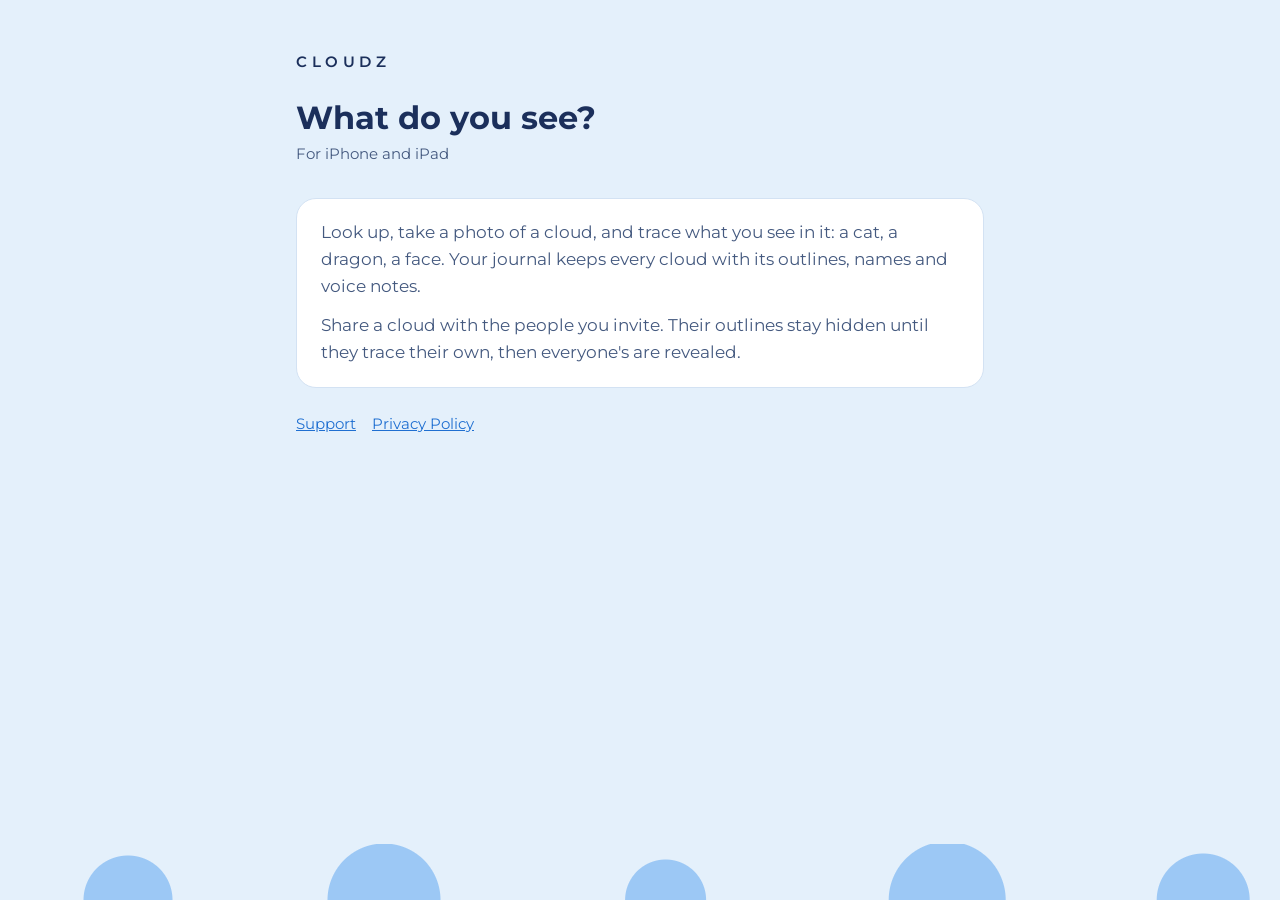
<file: index.html>
<!doctype html>
<html lang="en">
<head>
  <meta charset="utf-8">
  <meta name="viewport" content="width=device-width, initial-scale=1">
  <title>Cloudz</title>
  <meta name="description" content="Cloudz: spot a cloud, trace what you see, and share it with the people you invite.">
  <link rel="preconnect" href="https://fonts.googleapis.com">
  <link rel="preconnect" href="https://fonts.gstatic.com" crossorigin>
  <link href="https://fonts.googleapis.com/css2?family=Montserrat:wght@400;600&display=swap" rel="stylesheet">
  <link rel="stylesheet" href="style.css">
</head>
<body>
<main>
  <span class="brand">Cloudz</span>
  <h1>What do you see?</h1>
  <p class="date">For iPhone and iPad</p>

  <section>
    <p>Look up, take a photo of a cloud, and trace what you see in it: a cat, a dragon, a face. Your journal keeps every cloud with its outlines, names and voice notes.</p>
    <p>Share a cloud with the people you invite. Their outlines stay hidden until they trace their own, then everyone's are revealed.</p>
  </section>

  <nav><a href="support.html">Support</a><a href="privacy.html">Privacy Policy</a></nav>
</main>
<footer></footer>
</body>
</html>
</file>
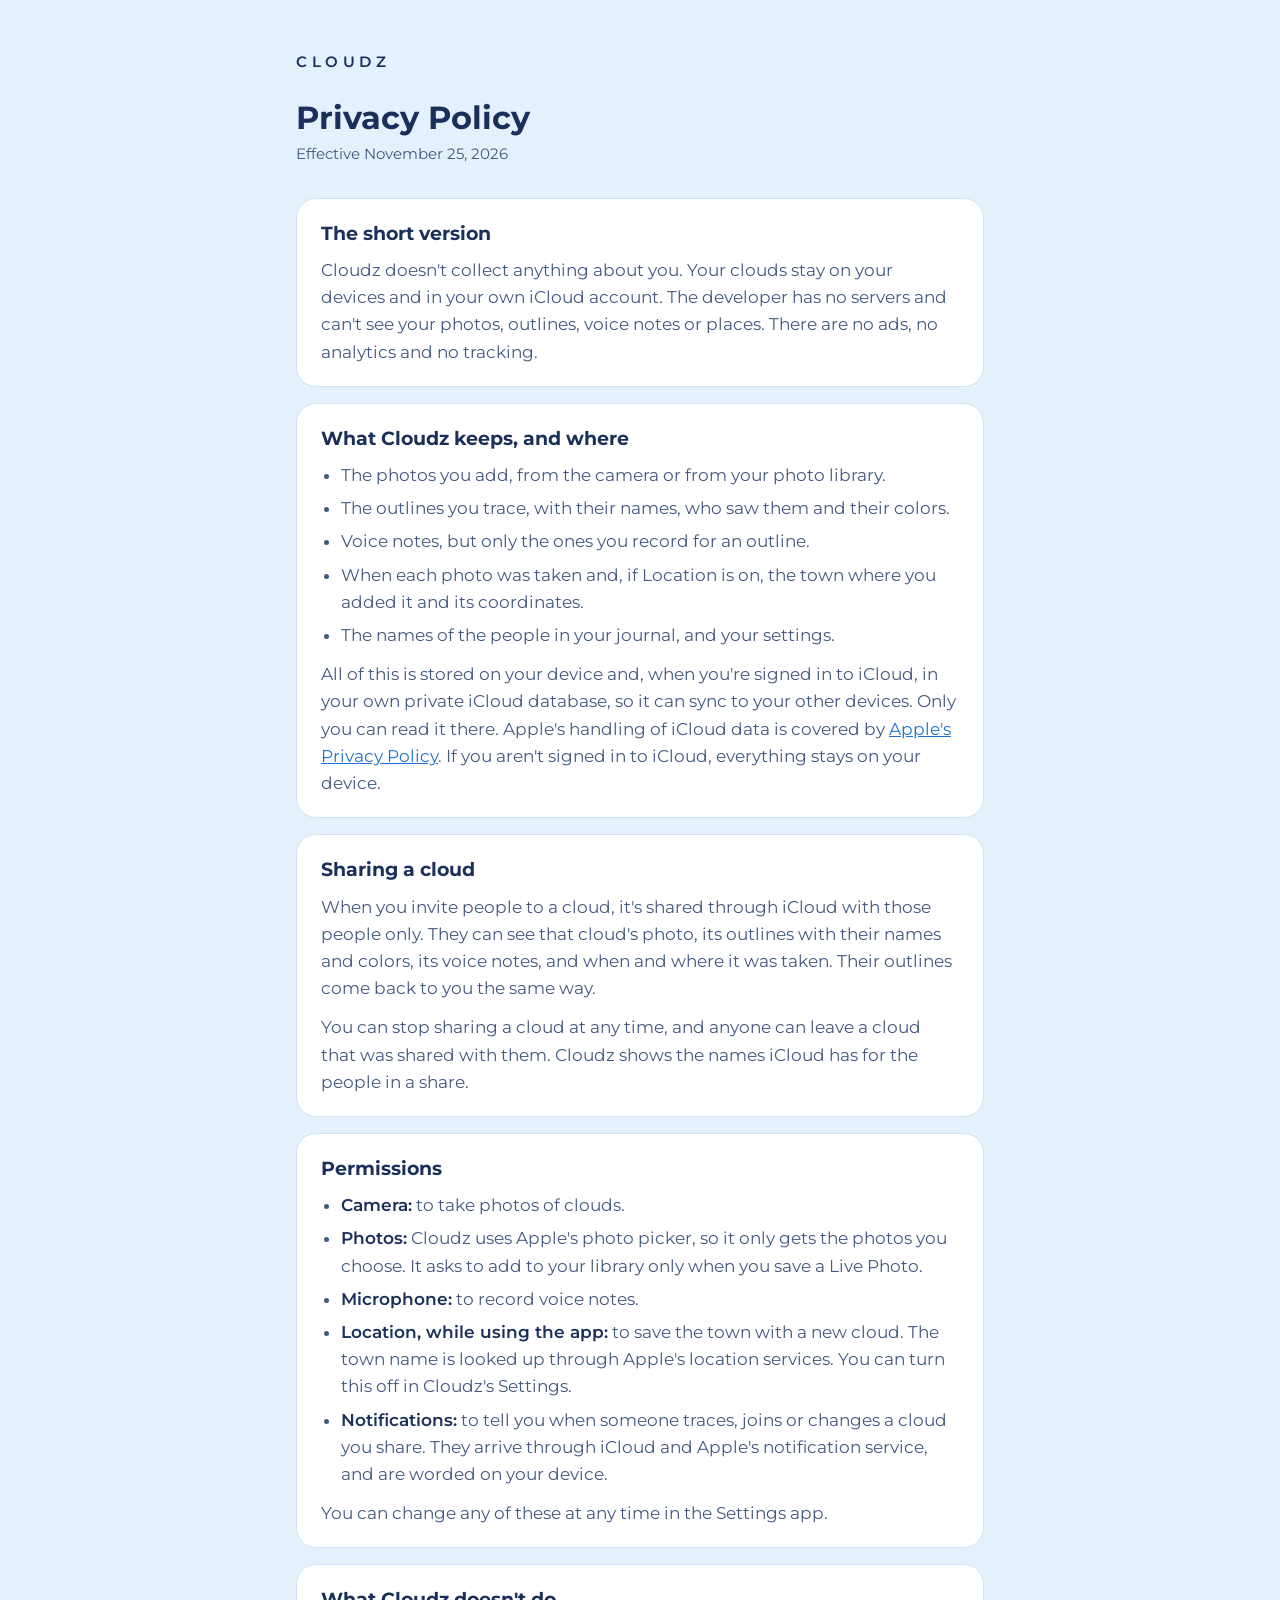
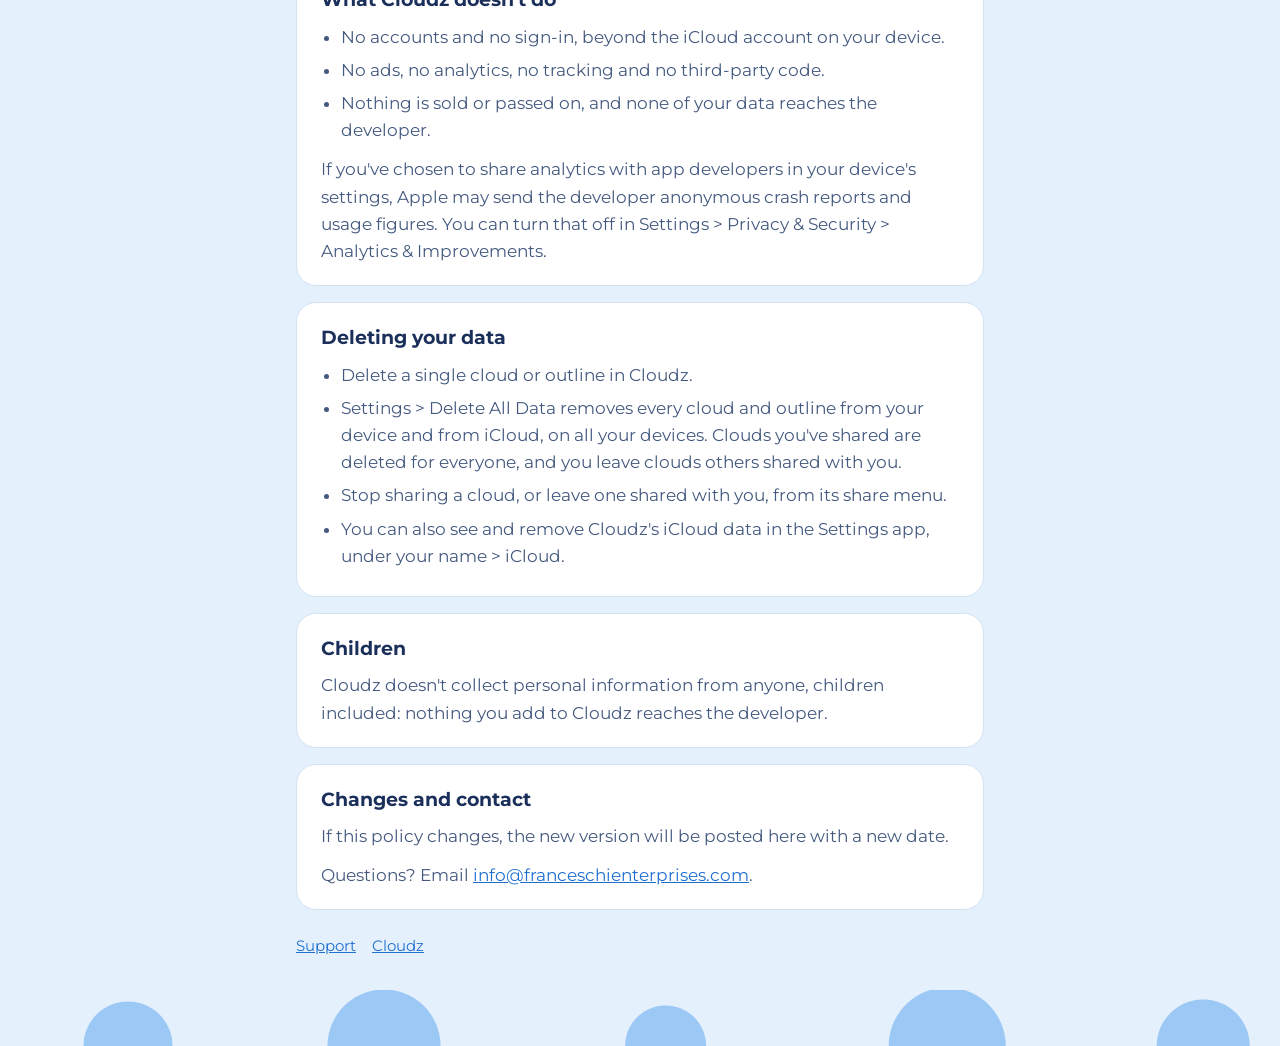
<file: privacy.html>
<!doctype html>
<html lang="en">
<head>
  <meta charset="utf-8">
  <meta name="viewport" content="width=device-width, initial-scale=1">
  <title>Cloudz Privacy Policy</title>
  <meta name="description" content="Cloudz keeps your clouds on your devices and in your own iCloud. Nothing is collected.">
  <link rel="preconnect" href="https://fonts.googleapis.com">
  <link rel="preconnect" href="https://fonts.gstatic.com" crossorigin>
  <link href="https://fonts.googleapis.com/css2?family=Montserrat:wght@400;600&display=swap" rel="stylesheet">
  <link rel="stylesheet" href="style.css">
</head>
<body>
<main>
  <a class="brand" href="index.html">Cloudz</a>
  <h1>Privacy Policy</h1>
  <p class="date">Effective November 25, 2026</p>

  <section>
    <h2>The short version</h2>
    <p>Cloudz doesn't collect anything about you. Your clouds stay on your devices and in your own iCloud account. The developer has no servers and can't see your photos, outlines, voice notes or places. There are no ads, no analytics and no tracking.</p>
  </section>

  <section>
    <h2>What Cloudz keeps, and where</h2>
    <ul>
      <li>The photos you add, from the camera or from your photo library.</li>
      <li>The outlines you trace, with their names, who saw them and their colors.</li>
      <li>Voice notes, but only the ones you record for an outline.</li>
      <li>When each photo was taken and, if Location is on, the town where you added it and its coordinates.</li>
      <li>The names of the people in your journal, and your settings.</li>
    </ul>
    <p>All of this is stored on your device and, when you're signed in to iCloud, in your own private iCloud database, so it can sync to your other devices. Only you can read it there. Apple's handling of iCloud data is covered by <a href="https://www.apple.com/legal/privacy/">Apple's Privacy Policy</a>. If you aren't signed in to iCloud, everything stays on your device.</p>
  </section>

  <section>
    <h2>Sharing a cloud</h2>
    <p>When you invite people to a cloud, it's shared through iCloud with those people only. They can see that cloud's photo, its outlines with their names and colors, its voice notes, and when and where it was taken. Their outlines come back to you the same way.</p>
    <p>You can stop sharing a cloud at any time, and anyone can leave a cloud that was shared with them. Cloudz shows the names iCloud has for the people in a share.</p>
  </section>

  <section>
    <h2>Permissions</h2>
    <ul>
      <li><strong>Camera:</strong> to take photos of clouds.</li>
      <li><strong>Photos:</strong> Cloudz uses Apple's photo picker, so it only gets the photos you choose. It asks to add to your library only when you save a Live Photo.</li>
      <li><strong>Microphone:</strong> to record voice notes.</li>
      <li><strong>Location, while using the app:</strong> to save the town with a new cloud. The town name is looked up through Apple's location services. You can turn this off in Cloudz's Settings.</li>
      <li><strong>Notifications:</strong> to tell you when someone traces, joins or changes a cloud you share. They arrive through iCloud and Apple's notification service, and are worded on your device.</li>
    </ul>
    <p>You can change any of these at any time in the Settings app.</p>
  </section>

  <section>
    <h2>What Cloudz doesn't do</h2>
    <ul>
      <li>No accounts and no sign-in, beyond the iCloud account on your device.</li>
      <li>No ads, no analytics, no tracking and no third-party code.</li>
      <li>Nothing is sold or passed on, and none of your data reaches the developer.</li>
    </ul>
    <p>If you've chosen to share analytics with app developers in your device's settings, Apple may send the developer anonymous crash reports and usage figures. You can turn that off in Settings &gt; Privacy &amp; Security &gt; Analytics &amp; Improvements.</p>
  </section>

  <section>
    <h2>Deleting your data</h2>
    <ul>
      <li>Delete a single cloud or outline in Cloudz.</li>
      <li>Settings &gt; Delete All Data removes every cloud and outline from your device and from iCloud, on all your devices. Clouds you've shared are deleted for everyone, and you leave clouds others shared with you.</li>
      <li>Stop sharing a cloud, or leave one shared with you, from its share menu.</li>
      <li>You can also see and remove Cloudz's iCloud data in the Settings app, under your name &gt; iCloud.</li>
    </ul>
  </section>

  <section>
    <h2>Children</h2>
    <p>Cloudz doesn't collect personal information from anyone, children included: nothing you add to Cloudz reaches the developer.</p>
  </section>

  <section>
    <h2>Changes and contact</h2>
    <p>If this policy changes, the new version will be posted here with a new date.</p>
    <p>Questions? Email <a href="mailto:info@franceschienterprises.com">info@franceschienterprises.com</a>.</p>
  </section>

  <nav><a href="support.html">Support</a><a href="index.html">Cloudz</a></nav>
</main>
<footer></footer>
</body>
</html>
</file>
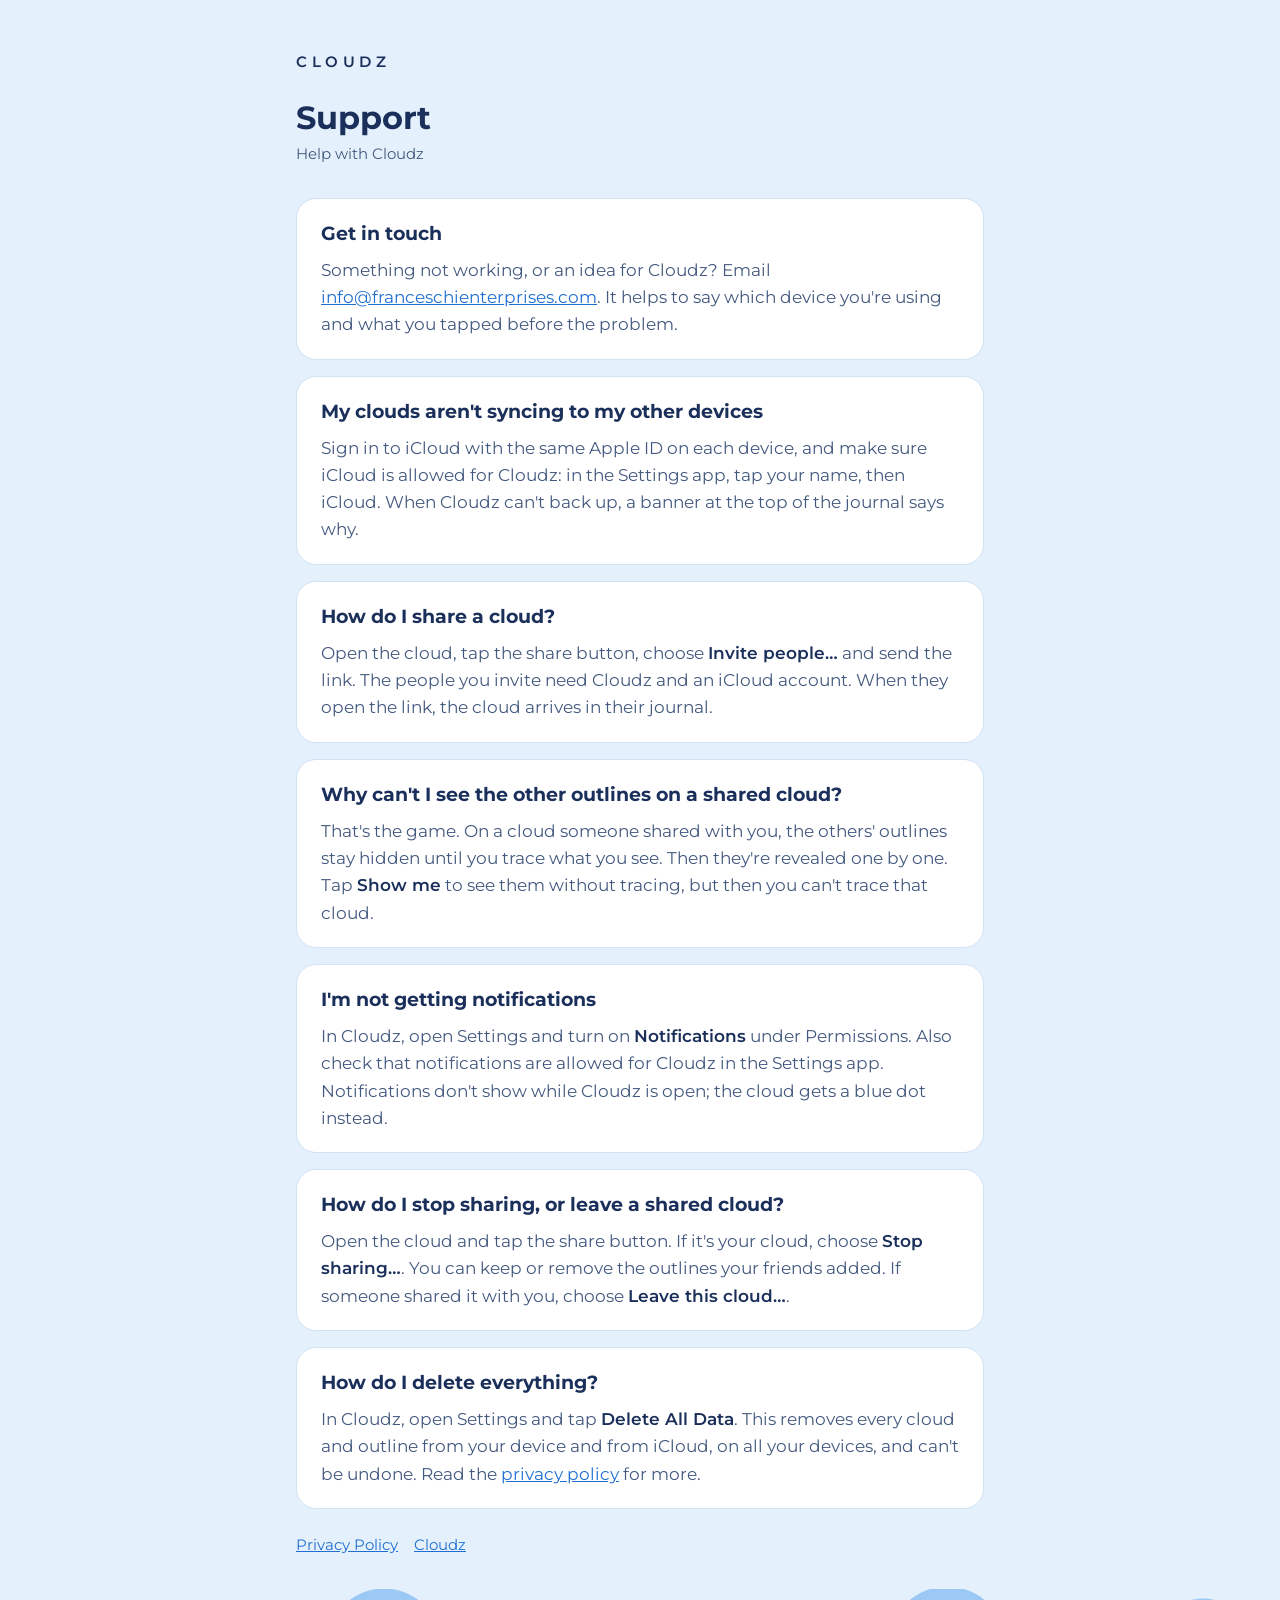
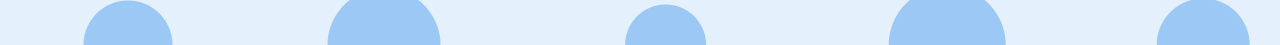
<file: support.html>
<!doctype html>
<html lang="en">
<head>
  <meta charset="utf-8">
  <meta name="viewport" content="width=device-width, initial-scale=1">
  <title>Cloudz Support</title>
  <meta name="description" content="Help with Cloudz: syncing, sharing clouds, notifications and deleting your data.">
  <link rel="preconnect" href="https://fonts.googleapis.com">
  <link rel="preconnect" href="https://fonts.gstatic.com" crossorigin>
  <link href="https://fonts.googleapis.com/css2?family=Montserrat:wght@400;600&display=swap" rel="stylesheet">
  <link rel="stylesheet" href="style.css">
</head>
<body>
<main>
  <a class="brand" href="index.html">Cloudz</a>
  <h1>Support</h1>
  <p class="date">Help with Cloudz</p>

  <section>
    <h2>Get in touch</h2>
    <p>Something not working, or an idea for Cloudz? Email <a href="mailto:info@franceschienterprises.com">info@franceschienterprises.com</a>. It helps to say which device you're using and what you tapped before the problem.</p>
  </section>

  <section>
    <h2>My clouds aren't syncing to my other devices</h2>
    <p>Sign in to iCloud with the same Apple ID on each device, and make sure iCloud is allowed for Cloudz: in the Settings app, tap your name, then iCloud. When Cloudz can't back up, a banner at the top of the journal says why.</p>
  </section>

  <section>
    <h2>How do I share a cloud?</h2>
    <p>Open the cloud, tap the share button, choose <strong>Invite people…</strong> and send the link. The people you invite need Cloudz and an iCloud account. When they open the link, the cloud arrives in their journal.</p>
  </section>

  <section>
    <h2>Why can't I see the other outlines on a shared cloud?</h2>
    <p>That's the game. On a cloud someone shared with you, the others' outlines stay hidden until you trace what you see. Then they're revealed one by one. Tap <strong>Show me</strong> to see them without tracing, but then you can't trace that cloud.</p>
  </section>

  <section>
    <h2>I'm not getting notifications</h2>
    <p>In Cloudz, open Settings and turn on <strong>Notifications</strong> under Permissions. Also check that notifications are allowed for Cloudz in the Settings app. Notifications don't show while Cloudz is open; the cloud gets a blue dot instead.</p>
  </section>

  <section>
    <h2>How do I stop sharing, or leave a shared cloud?</h2>
    <p>Open the cloud and tap the share button. If it's your cloud, choose <strong>Stop sharing…</strong>. You can keep or remove the outlines your friends added. If someone shared it with you, choose <strong>Leave this cloud…</strong>.</p>
  </section>

  <section>
    <h2>How do I delete everything?</h2>
    <p>In Cloudz, open Settings and tap <strong>Delete All Data</strong>. This removes every cloud and outline from your device and from iCloud, on all your devices, and can't be undone. Read the <a href="privacy.html">privacy policy</a> for more.</p>
  </section>

  <nav><a href="privacy.html">Privacy Policy</a><a href="index.html">Cloudz</a></nav>
</main>
<footer></footer>
</body>
</html>
</file>
<file: style.css>
:root {
  --sky: #e4f0fb;
  --card: #ffffff;
  --title: #1b2f5b;
  --text: #44597f;
  --accent: #1f6fd1;
  --hairline: #d3e2f3;
  --band: #9cc8f5;
}

@media (prefers-color-scheme: dark) {
  :root {
    --sky: #141b3d;
    --card: #1e2a55;
    --title: #e8eef9;
    --text: #b7c4e3;
    --accent: #8fbaf3;
    --hairline: #2c3a6b;
    --band: #2f3f80;
  }
}

* { box-sizing: border-box; }

body {
  margin: 0;
  background: var(--sky);
  color: var(--text);
  font: 400 17px/1.6 "Montserrat", -apple-system, system-ui, sans-serif;
  min-height: 100vh;
  display: flex;
  flex-direction: column;
}

main {
  width: 100%;
  max-width: 720px;
  margin: 0 auto;
  padding: 48px 16px 32px;
  flex: 1;
}

.brand {
  font-weight: 600;
  letter-spacing: 0.3em;
  text-transform: uppercase;
  color: var(--title);
  text-decoration: none;
  font-size: 15px;
}

h1 {
  color: var(--title);
  font-size: 32px;
  line-height: 1.2;
  margin: 24px 0 4px;
}

.date { margin: 0 0 32px; font-size: 15px; }

section {
  background: var(--card);
  border-radius: 20px;
  padding: 20px 24px;
  margin: 0 0 16px;
  border: 1px solid var(--hairline);
}

h2 {
  color: var(--title);
  font-size: 19px;
  margin: 0 0 8px;
}

p { margin: 0 0 12px; }
p:last-child, ul:last-child { margin-bottom: 0; }
ul { margin: 0 0 12px; padding-left: 20px; }
li { margin: 0 0 6px; }
strong { color: var(--title); font-weight: 600; }
a { color: var(--accent); }

nav { margin-top: 24px; font-size: 15px; }
nav a { margin-right: 16px; }

footer {
  height: 56px;
  background:
    radial-gradient(circle at 10% 100%, var(--band) 44px, transparent 45px),
    radial-gradient(circle at 30% 100%, var(--band) 56px, transparent 57px),
    radial-gradient(circle at 52% 100%, var(--band) 40px, transparent 41px),
    radial-gradient(circle at 74% 100%, var(--band) 58px, transparent 59px),
    radial-gradient(circle at 94% 100%, var(--band) 46px, transparent 47px);
}
</file>
